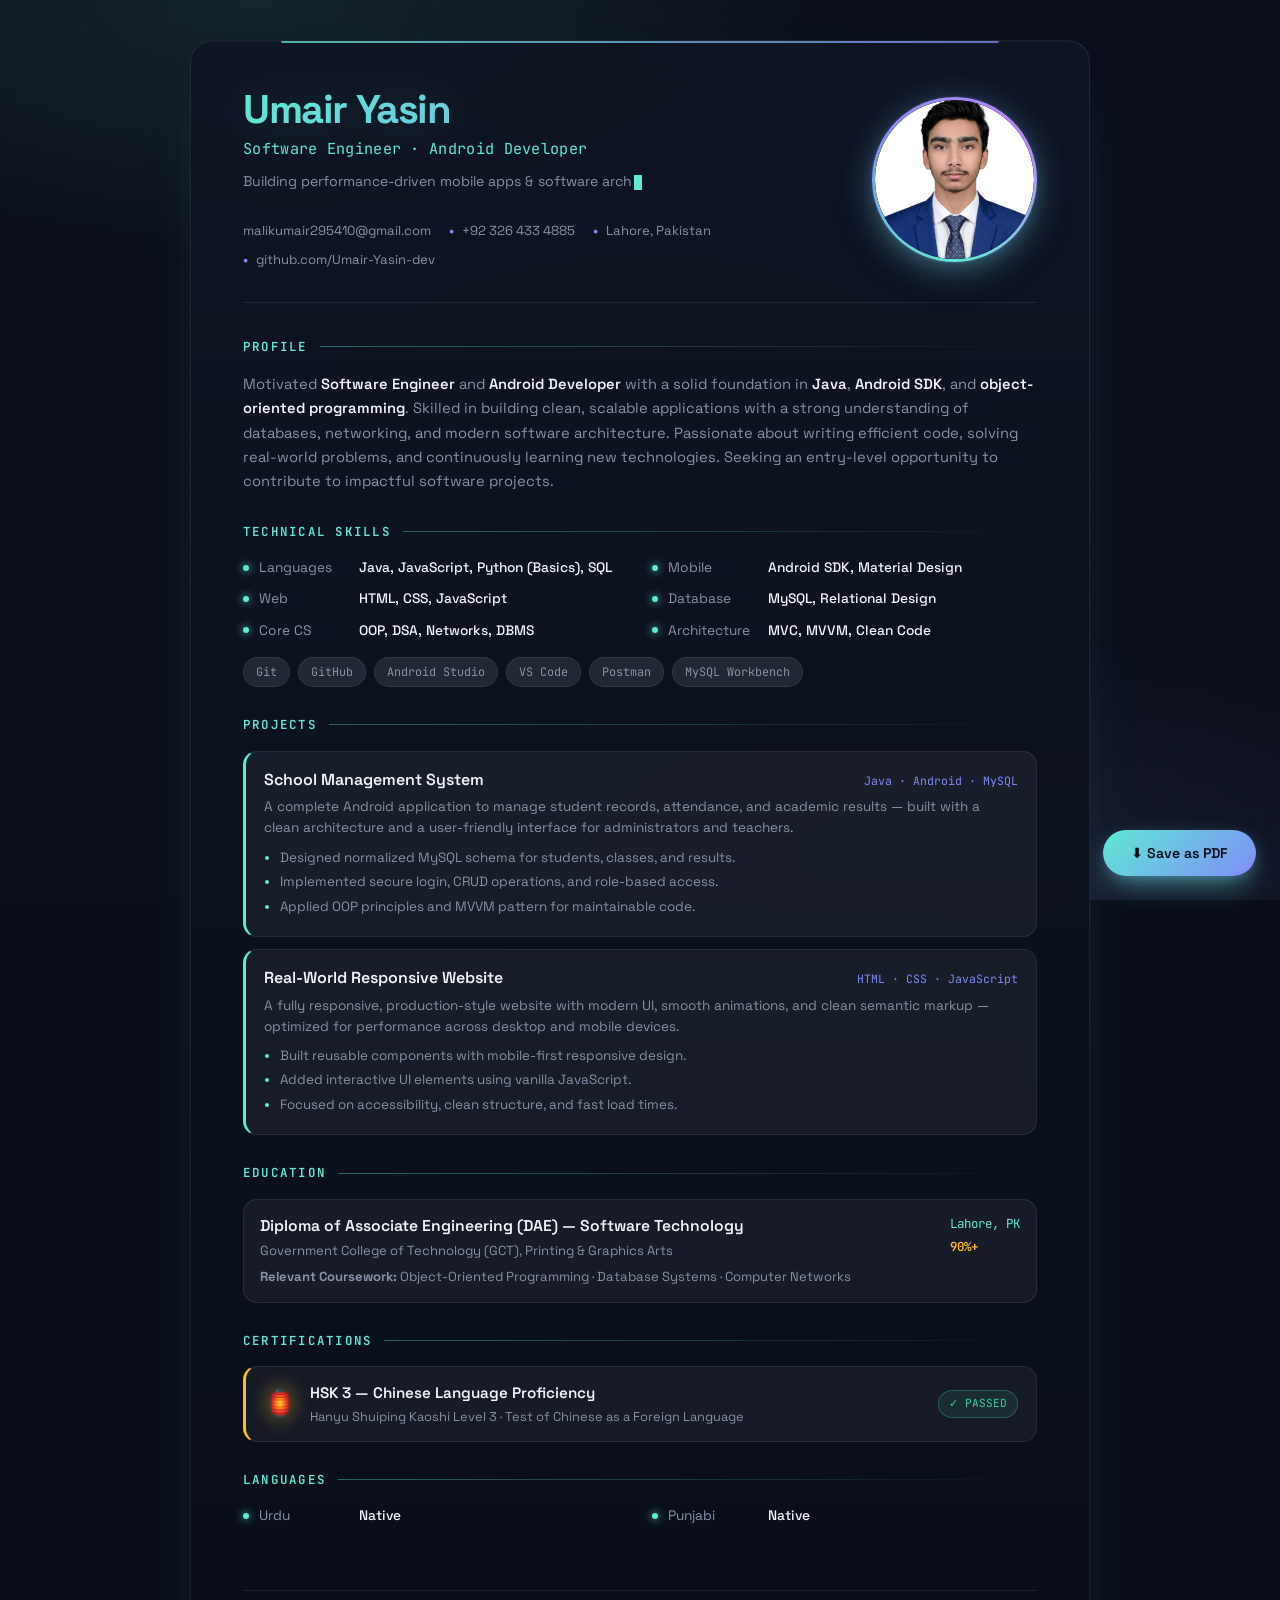
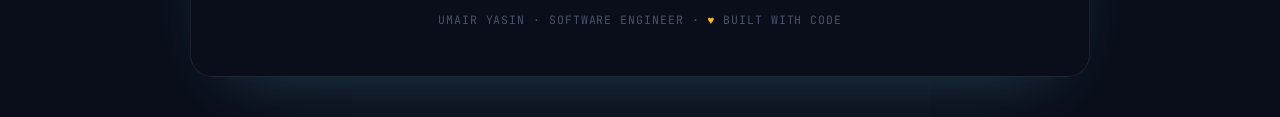
<file: Resume.html>
<!DOCTYPE html>
<html lang="en">
<head>
<meta charset="UTF-8" />
<meta name="viewport" content="width=device-width, initial-scale=1.0" />
<title>Umair Yasin — Software Engineer | Resume</title>
<link rel="preconnect" href="https://fonts.googleapis.com" />
<link rel="preconnect" href="https://fonts.gstatic.com" crossorigin />
<link href="https://fonts.googleapis.com/css2?family=Space+Grotesk:wght@300;400;500;600;700&family=JetBrains+Mono:wght@400;600&display=swap" rel="stylesheet" />
<style>
  *, *::before, *::after { margin: 0; padding: 0; box-sizing: border-box; }

  :root {
    --bg: #0a0e1a;
    --bg-2: #0f1524;
    --surface: rgba(255,255,255,0.05);
    --surface-2: rgba(255,255,255,0.09);
    --border: rgba(255,255,255,0.08);
    --border-strong: rgba(255,255,255,0.14);
    --text: #f1f4fa;
    --text-dim: #8892a8;
    --text-faint: #4a5468;

    --accent-1: #5eead4;
    --accent-2: #818cf8;
    --accent-3: #fbbf24;
    --accent-4: #34d399;

    --grad: linear-gradient(135deg, #5eead4 0%, #818cf8 50%, #c084fc 100%);
    --grad-text: linear-gradient(135deg, #5eead4 0%, #818cf8 60%, #c084fc 100%);

    --radius: 14px;
    --ease: cubic-bezier(0.22, 1, 0.36, 1);
  }

  html {
    -webkit-print-color-adjust: exact;
    print-color-adjust: exact;
    scroll-behavior: smooth;
  }

  body {
    font-family: 'Space Grotesk', system-ui, sans-serif;
    background: var(--bg);
    color: var(--text);
    line-height: 1.55;
    padding: 40px 20px;
    overflow-x: hidden;
    -webkit-font-smoothing: antialiased;
  }

  body::before {
    content: '';
    position: fixed;
    inset: 0;
    background:
      radial-gradient(ellipse 80% 50% at 20% 0%, rgba(94,234,212,0.10), transparent 60%),
      radial-gradient(ellipse 70% 50% at 80% 100%, rgba(129,140,248,0.10), transparent 60%),
      radial-gradient(ellipse 50% 40% at 50% 50%, rgba(192,132,252,0.05), transparent 70%);
    pointer-events: none;
    z-index: 0;
    animation: bgShift 15s ease-in-out infinite alternate;
  }

  body::after {
    content: '';
    position: fixed;
    inset: 0;
    pointer-events: none;
    z-index: 0;
    opacity: 0.025;
    background-image: url("data:image/svg+xml,%3Csvg xmlns='http://www.w3.org/2000/svg' width='200' height='200'%3E%3Cfilter id='n'%3E%3CfeTurbulence type='fractalNoise' baseFrequency='0.9' numOctaves='3' /%3E%3C/filter%3E%3Crect width='100%25' height='100%25' filter='url(%23n)' /%3E%3C/svg%3E");
  }

  @keyframes bgShift {
    0%   { background-position: 0% 0%, 100% 100%, 50% 50%; }
    100% { background-position: 20% 10%, 80% 90%, 40% 60%; }
  }

  .page {
    position: relative;
    z-index: 1;
    max-width: 900px;
    margin: 0 auto;
    padding: 48px 52px;
    background: linear-gradient(180deg, rgba(15,21,36,0.92) 0%, rgba(10,14,26,0.92) 100%);
    border: 1px solid var(--border);
    border-radius: 22px;
    backdrop-filter: blur(20px);
    -webkit-backdrop-filter: blur(20px);
    box-shadow:
      0 1px 0 0 rgba(255,255,255,0.05) inset,
      0 30px 80px -40px rgba(94,234,212,0.2),
      0 20px 60px -30px rgba(129,140,248,0.15);
    opacity: 0;
    transform: translateY(30px) scale(0.99);
    animation: pageIn 0.9s var(--ease) 0.1s forwards;
  }

  @keyframes pageIn {
    to { opacity: 1; transform: translateY(0) scale(1); }
  }

  .page::before {
    content: '';
    position: absolute;
    top: 0; left: 10%; right: 10%;
    height: 2px;
    border-radius: 0 0 4px 4px;
    background: var(--grad);
    background-size: 200% 100%;
    opacity: 0.75;
    animation: gradShift 5s linear infinite;
  }

  @keyframes gradShift {
    0%   { background-position: 0% 50%; }
    100% { background-position: 200% 50%; }
  }

  .header {
    display: grid;
    grid-template-columns: 1fr auto;
    gap: 40px;
    align-items: center;
    padding-bottom: 32px;
    border-bottom: 1px solid var(--border);
    margin-bottom: 34px;
  }

  .name {
    font-size: 2.5rem;
    font-weight: 700;
    letter-spacing: -0.035em;
    line-height: 1.05;
    background: var(--grad-text);
    background-size: 200% 200%;
    -webkit-background-clip: text;
    background-clip: text;
    -webkit-text-fill-color: transparent;
    animation: gradShiftText 8s ease infinite;
    filter: drop-shadow(0 2px 20px rgba(94,234,212,0.15));
  }

  @keyframes gradShiftText {
    0%, 100% { background-position: 0% 50%; }
    50%      { background-position: 100% 50%; }
  }

  .title {
    font-family: 'JetBrains Mono', monospace;
    font-size: 0.95rem;
    color: var(--accent-1);
    margin-top: 6px;
    letter-spacing: 0.02em;
  }

  .tagline {
    font-size: 0.88rem;
    color: var(--text-dim);
    margin-top: 10px;
    max-width: 480px;
    line-height: 1.5;
    min-height: 2.6em;
  }

  .tagline .cursor {
    display: inline-block;
    width: 8px;
    height: 1em;
    background: var(--accent-1);
    vertical-align: text-bottom;
    margin-left: 2px;
    animation: blink 0.9s steps(1) infinite;
  }

  @keyframes blink {
    0%, 50%   { opacity: 1; }
    51%, 100% { opacity: 0; }
  }

  .contact-row {
    display: flex;
    flex-wrap: wrap;
    gap: 8px 18px;
    margin-top: 14px;
    font-size: 0.82rem;
    color: var(--text-dim);
    opacity: 0;
    animation: fadeUp 0.8s var(--ease) 0.9s forwards;
  }

  @keyframes fadeUp {
    from { opacity: 0; transform: translateY(10px); }
    to   { opacity: 1; transform: translateY(0); }
  }

  .contact-row a {
    position: relative;
    color: var(--text-dim);
    text-decoration: none;
    transition: color 0.3s;
  }

  .contact-row a::after {
    content: '';
    position: absolute;
    bottom: -2px; left: 0;
    width: 0;
    height: 1px;
    background: var(--accent-1);
    transition: width 0.3s var(--ease);
  }

  .contact-row a:hover { color: var(--accent-1); }
  .contact-row a:hover::after { width: 100%; }

  .contact-row span::before {
    content: '•';
    color: var(--accent-2);
    margin-right: 8px;
    font-weight: 700;
  }

  .contact-row span:first-child::before { display: none; }

  .photo {
    position: relative;
    flex-shrink: 0;
    width: 165px;
    height: 165px;
    padding: 3px;
    border-radius: 50%;
    background: conic-gradient(from 180deg, #5eead4, #818cf8, #c084fc, #5eead4);
    box-shadow:
      0 0 0 1px rgba(255,255,255,0.06),
      0 10px 40px -12px rgba(94,234,212,0.5),
      0 4px 20px -8px rgba(129,140,248,0.4);
    animation: floatPhoto 5s ease-in-out infinite;
    transition: transform 0.4s var(--ease), box-shadow 0.4s var(--ease);
  }

  .photo::before {
    content: '';
    position: absolute;
    inset: -18px;
    border-radius: 50%;
    background: radial-gradient(circle, rgba(94,234,212,0.3), rgba(129,140,248,0.2), transparent 70%);
    filter: blur(20px);
    z-index: -1;
    animation: glowPulse 4s ease-in-out infinite;
  }

  .photo:hover {
    transform: scale(1.05);
    box-shadow:
      0 0 0 1px rgba(255,255,255,0.12),
      0 18px 50px -12px rgba(94,234,212,0.7),
      0 8px 30px -8px rgba(192,132,252,0.5);
  }

  @keyframes floatPhoto {
    0%, 100% { margin-top: 0; }
    50%      { margin-top: -8px; }
  }

  @keyframes glowPulse {
    0%, 100% { opacity: 0.55; transform: scale(1); }
    50%      { opacity: 0.95; transform: scale(1.06); }
  }

  .photo-inner {
    display: flex;
    align-items: center;
    justify-content: center;
    width: 100%;
    height: 100%;
    overflow: hidden;
    border-radius: 50%;
    background: #0a0e1a;
    color: var(--accent-1);
    font-family: 'JetBrains Mono', monospace;
    font-size: 2.6rem;
    font-weight: 700;
  }

  .photo-inner img {
    display: block;
    width: 100%;
    height: 100%;
    object-fit: cover;
    border-radius: 50%;
  }

  .section {
    margin-bottom: 28px;
    opacity: 0;
    transform: translateY(24px);
    animation: sectionIn 0.8s var(--ease) forwards;
  }

  .section:nth-of-type(1) { animation-delay: 0.35s; }
  .section:nth-of-type(2) { animation-delay: 0.45s; }
  .section:nth-of-type(3) { animation-delay: 0.55s; }
  .section:nth-of-type(4) { animation-delay: 0.65s; }
  .section:nth-of-type(5) { animation-delay: 0.75s; }
  .section:nth-of-type(6) { animation-delay: 0.85s; }
  .section:nth-of-type(7) { animation-delay: 0.95s; }

  @keyframes sectionIn {
    to { opacity: 1; transform: translateY(0); }
  }

  .section-title {
    display: flex;
    align-items: center;
    gap: 12px;
    margin-bottom: 16px;
    font-family: 'JetBrains Mono', monospace;
    font-size: 0.78rem;
    font-weight: 600;
    color: var(--accent-1);
    letter-spacing: 0.18em;
    text-transform: uppercase;
  }

  .section-title::after {
    content: '';
    flex: 1;
    height: 1px;
    background: linear-gradient(90deg, var(--accent-1), transparent);
    opacity: 0.4;
    transform: scaleX(0);
    transform-origin: left;
    animation: lineGrow 0.9s var(--ease) 0.6s forwards;
  }

  @keyframes lineGrow {
    to { transform: scaleX(1); }
  }

  .summary {
    font-size: 0.92rem;
    color: var(--text-dim);
    line-height: 1.65;
  }

  .summary strong { color: var(--text); font-weight: 600; }

  .edu-item {
    position: relative;
    display: flex;
    justify-content: space-between;
    gap: 20px;
    padding: 14px 16px;
    margin-bottom: 10px;
    overflow: hidden;
    background: var(--surface);
    border: 1px solid var(--border);
    border-radius: var(--radius);
    transition: all 0.35s var(--ease);
  }

  .edu-item::before {
    content: '';
    position: absolute;
    top: 0; left: 0;
    width: 3px;
    height: 100%;
    background: var(--grad);
    transform: scaleY(0);
    transform-origin: top;
    transition: transform 0.4s var(--ease);
  }

  .edu-item:hover {
    background: var(--surface-2);
    border-color: rgba(94,234,212,0.4);
    transform: translateX(4px);
  }

  .edu-item:hover::before { transform: scaleY(1); }

  .edu-item h3 {
    font-size: 0.98rem;
    font-weight: 600;
    color: var(--text);
  }

  .edu-item .sub {
    margin-top: 3px;
    font-size: 0.82rem;
    color: var(--text-dim);
  }

  .edu-item .meta {
    align-self: flex-start;
    font-family: 'JetBrains Mono', monospace;
    font-size: 0.78rem;
    color: var(--accent-1);
    white-space: nowrap;
  }

  .edu-item .meta .score {
    display: block;
    margin-top: 4px;
    font-weight: 600;
    color: var(--accent-3);
  }

  .cert-item {
    position: relative;
    display: flex;
    align-items: center;
    gap: 14px;
    padding: 14px 18px;
    margin-bottom: 10px;
    overflow: hidden;
    background: var(--surface);
    border: 1px solid var(--border);
    border-left: 3px solid var(--accent-3);
    border-radius: var(--radius);
    transition: all 0.4s var(--ease);
  }

  .cert-item::after {
    content: '';
    position: absolute;
    top: 0; left: -100%;
    width: 100%;
    height: 100%;
    background: linear-gradient(90deg, transparent, rgba(94,234,212,0.08), transparent);
    transition: left 0.6s var(--ease);
  }

  .cert-item:hover {
    border-left-color: var(--accent-1);
    transform: translateY(-2px);
    box-shadow: 0 10px 30px -12px rgba(251,191,36,0.4);
  }

  .cert-item:hover::after { left: 100%; }

  .cert-icon {
    flex-shrink: 0;
    font-size: 1.6rem;
    filter: drop-shadow(0 0 10px rgba(251,191,36,0.6));
  }

  .cert-info h3 {
    font-size: 0.95rem;
    font-weight: 600;
    color: var(--text);
  }

  .cert-info p {
    margin-top: 2px;
    font-size: 0.8rem;
    color: var(--text-dim);
  }

  .cert-badge {
    margin-left: auto;
    padding: 4px 10px;
    font-family: 'JetBrains Mono', monospace;
    font-size: 0.7rem;
    color: var(--accent-4);
    white-space: nowrap;
    background: rgba(52,211,153,0.1);
    border: 1px solid rgba(52,211,153,0.3);
    border-radius: 999px;
    animation: badgePulse 2.5s ease-in-out infinite;
  }

  @keyframes badgePulse {
    0%, 100% { box-shadow: 0 0 0 0 rgba(52,211,153,0.4); }
    50%      { box-shadow: 0 0 0 6px rgba(52,211,153,0); }
  }

  .skills-grid {
    display: grid;
    grid-template-columns: repeat(2, 1fr);
    gap: 10px 24px;
  }

  .skill-row {
    display: flex;
    align-items: center;
    gap: 10px;
    font-size: 0.86rem;
    transition: transform 0.3s var(--ease);
  }

  .skill-row:hover { transform: translateX(4px); }

  .skill-row .dot {
    position: relative;
    flex-shrink: 0;
    width: 6px;
    height: 6px;
    border-radius: 50%;
    background: var(--accent-1);
    box-shadow: 0 0 8px var(--accent-1);
  }

  .skill-row .dot::after {
    content: '';
    position: absolute;
    inset: -3px;
    border: 1px solid var(--accent-1);
    border-radius: 50%;
    opacity: 0;
    animation: dotPulse 2.4s ease-out infinite;
  }

  .skill-row:nth-child(2) .dot::after { animation-delay: 0.3s; }
  .skill-row:nth-child(3) .dot::after { animation-delay: 0.6s; }
  .skill-row:nth-child(4) .dot::after { animation-delay: 0.9s; }
  .skill-row:nth-child(5) .dot::after { animation-delay: 1.2s; }
  .skill-row:nth-child(6) .dot::after { animation-delay: 1.5s; }

  @keyframes dotPulse {
    0%   { opacity: 0.8; transform: scale(0.8); }
    100% { opacity: 0;   transform: scale(2.2); }
  }

  .skill-row .label { min-width: 90px; color: var(--text-dim); }
  .skill-row .value { color: var(--text); font-weight: 500; }

  .project {
    position: relative;
    padding: 16px 18px;
    margin-bottom: 12px;
    overflow: hidden;
    background: var(--surface);
    border: 1px solid var(--border);
    border-left: 3px solid var(--accent-1);
    border-radius: var(--radius);
    transition: all 0.4s var(--ease);
  }

  .project::before {
    content: '';
    position: absolute;
    inset: 0;
    pointer-events: none;
    background: radial-gradient(circle at var(--mx, 50%) var(--my, 50%), rgba(94,234,212,0.08), transparent 60%);
    opacity: 0;
    transition: opacity 0.4s;
  }

  .project:hover {
    border-left-color: var(--accent-2);
    transform: translateY(-3px);
    box-shadow: 0 18px 40px -20px rgba(129,140,248,0.5);
  }

  .project:hover::before { opacity: 1; }

  .project-head {
    display: flex;
    justify-content: space-between;
    align-items: baseline;
    gap: 16px;
    margin-bottom: 4px;
  }

  .project h3 {
    font-size: 1rem;
    font-weight: 600;
    color: var(--text);
    transition: color 0.3s;
  }

  .project:hover h3 { color: var(--accent-1); }

  .project .stack {
    font-family: 'JetBrains Mono', monospace;
    font-size: 0.72rem;
    color: var(--accent-2);
    white-space: nowrap;
  }

  .project p {
    font-size: 0.85rem;
    color: var(--text-dim);
    line-height: 1.55;
  }

  .project ul {
    margin-top: 8px;
    padding-left: 16px;
  }

  .project li {
    margin-bottom: 3px;
    font-size: 0.84rem;
    color: var(--text-dim);
    line-height: 1.6;
    transition: color 0.3s, transform 0.3s;
  }

  .project li:hover {
    color: var(--text);
    transform: translateX(3px);
  }

  .project li::marker { color: var(--accent-1); }

  .inline-list {
    display: flex;
    flex-wrap: wrap;
    gap: 8px;
  }

  .chip {
    padding: 5px 12px;
    font-family: 'JetBrains Mono', monospace;
    font-size: 0.74rem;
    color: var(--text-dim);
    background: var(--surface-2);
    border: 1px solid var(--border);
    border-radius: 999px;
    transition: all 0.35s var(--ease);
  }

  .chip:hover {
    color: var(--accent-1);
    border-color: rgba(94,234,212,0.5);
    transform: translateY(-2px);
    box-shadow: 0 6px 18px -6px rgba(94,234,212,0.5);
  }

  .footer {
    margin-top: 32px;
    padding-top: 20px;
    border-top: 1px solid var(--border);
    text-align: center;
    font-family: 'JetBrains Mono', monospace;
    font-size: 0.72rem;
    color: var(--text-faint);
    letter-spacing: 0.08em;
  }

  .footer .heart {
    display: inline-block;
    color: var(--accent-3);
    animation: heartbeat 1.5s ease-in-out infinite;
  }

  @keyframes heartbeat {
    0%, 100% { transform: scale(1); }
    25%      { transform: scale(1.25); }
    50%      { transform: scale(1); }
  }

  .print-btn {
    position: fixed;
    bottom: 24px; right: 24px;
    z-index: 100;
    padding: 14px 28px;
    font-family: inherit;
    font-size: 0.88rem;
    font-weight: 600;
    color: #0a0e1a;
    cursor: pointer;
    background: var(--grad);
    background-size: 200% 200%;
    border: none;
    border-radius: 999px;
    box-shadow:
      0 12px 30px -8px rgba(94,234,212,0.6),
      0 4px 15px -5px rgba(129,140,248,0.5);
    transition: all 0.4s var(--ease);
    animation: gradShiftText 8s ease infinite, floatBtn 3s ease-in-out infinite;
  }

  .print-btn:hover {
    transform: translateY(-3px) scale(1.05);
    box-shadow:
      0 18px 45px -8px rgba(94,234,212,0.8),
      0 6px 20px -5px rgba(192,132,252,0.6);
  }

  @keyframes floatBtn {
    0%, 100% { bottom: 24px; }
    50%      { bottom: 30px; }
  }

  @media print {
    * { animation: none !important; transition: none !important; }
    body { background: #fff; color: #141111; padding: 0; }
    body::before, body::after { display: none; }

    .page {
      max-width: 100%;
      padding: 28px 32px;
      background: #fff;
      border: none;
      border-radius: 0;
      box-shadow: none;
      opacity: 1 !important;
      transform: none !important;
    }

    .page::before { display: none; }

    .name {
      background: none;
      -webkit-text-fill-color: #111;
      color: #111;
      filter: none;
    }

    .title,
    .section-title,
    .project .stack,
    .edu-item .meta,
    .edu-item .meta .score {
      -webkit-text-fill-color: #0066cc !important;
      color: #0066cc !important;
    }

    .section-title::after {
      background: linear-gradient(90deg, #0066cc, transparent);
      transform: scaleX(1) !important;
    }

    .tagline,
    .summary,
    .project p,
    .project li,
    .skill-row .label,
    .skill-row .value,
    .contact-row,
    .contact-row a,
    .edu-item .sub,
    .cert-info h3,
    .cert-info p {
      color: #333 !important;
      -webkit-text-fill-color: #333 !important;
    }

    .edu-item,
    .project,
    .chip,
    .cert-item {
      background: #f7f8fa !important;
      border-color: #ddd !important;
    }

    .project { border-left-color: #0066cc !important; }
    .cert-item { border-left-color: #c2185b !important; }

    .skill-row .dot {
      background: #0066cc !important;
      box-shadow: none !important;
    }

    .skill-row .dot::after { display: none; }

    .photo {
      background: #0066cc !important;
      padding: 0;
      box-shadow: none !important;
      animation: none !important;
    }

    .photo::before { display: none; }

    .photo-inner {
      color: #fff;
      background: #0066cc;
      font-size: 2.2rem;
    }

    .cert-badge {
      background: #e8f5e9 !important;
      color: #2e7d32 !important;
      border-color: #a5d6a7 !important;
    }

    .footer {
      color: #888 !important;
      border-color: #ddd !important;
    }

    .print-btn { display: none !important; }
    .section { opacity: 1 !important; transform: none !important; }
    .contact-row { opacity: 1 !important; }
  }

  @media (max-width: 700px) {
    .page { padding: 30px 22px; }

    .header {
      grid-template-columns: 1fr;
      gap: 24px;
      text-align: center;
    }

    .photo {
      width: 140px;
      height: 140px;
      margin: 0 auto;
    }

    .photo-inner { font-size: 2.2rem; }
    .contact-row { justify-content: center; }

    .tagline {
      margin-left: auto;
      margin-right: auto;
    }

    .skills-grid { grid-template-columns: 1fr; }
    .name { font-size: 2rem; }

    .project-head {
      flex-direction: column;
      gap: 4px;
    }

    .cert-item { flex-wrap: wrap; }
    .cert-badge { margin-left: 0; }
  }

  @media (prefers-reduced-motion: reduce) {
    *, *::before, *::after {
      animation-duration: 0.01ms !important;
      animation-iteration-count: 1 !important;
      transition-duration: 0.01ms !important;
    }
  }
</style>
</head>
<body>

<button class="print-btn" onclick="window.print()">⬇ Save as PDF</button>

<div class="page">

  <header class="header">
    <div>
      <h1 class="name">Umair Yasin</h1>
      <div class="title">Software Engineer · Android Developer</div>
      <p class="tagline" id="tagline"><span class="cursor"></span></p>
      <div class="contact-row">
        <span><a href="mailto:malikumair295410@gmail.com">malikumair295410@gmail.com</a></span>
        <span>+92 326 433 4885</span>
        <span>Lahore, Pakistan</span>
        <span><a href="https://github.com/Umair-Yasin-dev">github.com/Umair-Yasin-dev</a></span>
      </div>
    </div>
    <div class="photo">
      <div class="photo-inner">
        <img src="umairyasin.png" alt="Umair Yasin" />
      </div>
    </div>
  </header>

  <section class="section">
    <h2 class="section-title">Profile</h2>
    <p class="summary">
      Motivated <strong>Software Engineer</strong> and <strong>Android Developer</strong> with a
      solid foundation in <strong>Java</strong>, <strong>Android SDK</strong>, and
      <strong>object-oriented programming</strong>. Skilled in building clean, scalable
      applications with a strong understanding of databases, networking, and modern
      software architecture. Passionate about writing efficient code, solving real-world
      problems, and continuously learning new technologies. Seeking an entry-level
      opportunity to contribute to impactful software projects.
    </p>
  </section>

  <section class="section">
    <h2 class="section-title">Technical Skills</h2>
    <div class="skills-grid">
      <div class="skill-row"><span class="dot"></span><span class="label">Languages</span><span class="value">Java, JavaScript, Python (Basics), SQL</span></div>
      <div class="skill-row"><span class="dot"></span><span class="label">Mobile</span><span class="value">Android SDK, Material Design</span></div>
      <div class="skill-row"><span class="dot"></span><span class="label">Web</span><span class="value">HTML, CSS, JavaScript</span></div>
      <div class="skill-row"><span class="dot"></span><span class="label">Database</span><span class="value">MySQL, Relational Design</span></div>
      <div class="skill-row"><span class="dot"></span><span class="label">Core CS</span><span class="value">OOP, DSA, Networks, DBMS</span></div>
      <div class="skill-row"><span class="dot"></span><span class="label">Architecture</span><span class="value">MVC, MVVM, Clean Code</span></div>
    </div>
    <div class="inline-list" style="margin-top:16px;">
      <span class="chip">Git</span>
      <span class="chip">GitHub</span>
      <span class="chip">Android Studio</span>
      <span class="chip">VS Code</span>
      <span class="chip">Postman</span>
      <span class="chip">MySQL Workbench</span>
    </div>
  </section>

  <section class="section">
    <h2 class="section-title">Projects</h2>

    <div class="project">
      <div class="project-head">
        <h3>School Management System</h3>
        <span class="stack">Java · Android · MySQL</span>
      </div>
      <p>
        A complete Android application to manage student records, attendance,
        and academic results — built with a clean architecture and a
        user-friendly interface for administrators and teachers.
      </p>
      <ul>
        <li>Designed normalized MySQL schema for students, classes, and results.</li>
        <li>Implemented secure login, CRUD operations, and role-based access.</li>
        <li>Applied OOP principles and MVVM pattern for maintainable code.</li>
      </ul>
    </div>

    <div class="project">
      <div class="project-head">
        <h3>Real-World Responsive Website</h3>
        <span class="stack">HTML · CSS · JavaScript</span>
      </div>
      <p>
        A fully responsive, production-style website with modern UI, smooth
        animations, and clean semantic markup — optimized for performance
        across desktop and mobile devices.
      </p>
      <ul>
        <li>Built reusable components with mobile-first responsive design.</li>
        <li>Added interactive UI elements using vanilla JavaScript.</li>
        <li>Focused on accessibility, clean structure, and fast load times.</li>
      </ul>
    </div>
  </section>

  <section class="section">
    <h2 class="section-title">Education</h2>
    <div class="edu-item">
      <div>
        <h3>Diploma of Associate Engineering (DAE) — Software Technology</h3>
        <div class="sub">Government College of Technology (GCT), Printing &amp; Graphics Arts</div>
        <div class="sub" style="margin-top:6px;">
          <strong style="color:var(--text-dim);">Relevant Coursework:</strong>
          Object-Oriented Programming · Database Systems · Computer Networks
        </div>
      </div>
      <div class="meta">
        Lahore, PK
        <span class="score">90%+</span>
      </div>
    </div>
  </section>

  <section class="section">
    <h2 class="section-title">Certifications</h2>
    <div class="cert-item">
      <div class="cert-icon">🏮</div>
      <div class="cert-info">
        <h3>HSK 3 — Chinese Language Proficiency</h3>
        <p>Hanyu Shuiping Kaoshi Level 3 · Test of Chinese as a Foreign Language</p>
      </div>
      <span class="cert-badge">✓ PASSED</span>
    </div>
  </section>

  <section class="section">
    <h2 class="section-title">Languages</h2>
    <div class="skills-grid">
      <div class="skill-row"><span class="dot"></span><span class="label">Urdu</span><span class="value">Native</span></div>
      <div class="skill-row"><span class="dot"></span><span class="label">Punjabi</span><span class="value">Native</span></div>
      <div class="skill-row"><span class="dot"></span><span class="label">English</span><span class="value">Professional</span></div>
      <div class="skill-row"><span class="dot"></span><span class="label">Chinese</span><span class="value">HSK 3 Certified</span></div>
    </div>
  </section>

  <div class="footer">
    UMAIR YASIN · SOFTWARE ENGINEER · <span class="heart">♥</span> BUILT WITH CODE
  </div>

</div>

<script>
  (function () {
    const el = document.getElementById('tagline');
    const cursor = el.querySelector('.cursor');
    const text = "Building performance-driven mobile apps & software architecture with Java, Android SDK, and modern web technologies.";
    let i = 0;
    const speed = 22;

    function type() {
      if (i < text.length) {
        cursor.insertAdjacentText('beforebegin', text.charAt(i));
        i++;
        setTimeout(type, speed);
      }
    }
    setTimeout(type, 500);

    document.querySelectorAll('.project').forEach((card) => {
      card.addEventListener('mousemove', (e) => {
        const r = card.getBoundingClientRect();
        const x = ((e.clientX - r.left) / r.width) * 100;
        const y = ((e.clientY - r.top) / r.height) * 100;
        card.style.setProperty('--mx', x + '%');
        card.style.setProperty('--my', y + '%');
      });
    });

    const photo = document.querySelector('.photo');
    if (photo && window.matchMedia('(pointer: fine)').matches) {
      window.addEventListener('mousemove', (e) => {
        const x = (e.clientX / window.innerWidth - 0.5) * 10;
        const y = (e.clientY / window.innerHeight - 0.5) * 10;
        photo.style.marginLeft = x + 'px';
        photo.style.marginTop = y + 'px';
      });
    }

    document.querySelectorAll('.skill-row').forEach((row, idx) => {
      row.style.opacity = '0';
      row.style.transform = 'translateX(-10px)';
      setTimeout(() => {
        row.style.transition = 'opacity 0.5s ease, transform 0.5s ease';
        row.style.opacity = '1';
        row.style.transform = 'translateX(0)';
      }, 1200 + idx * 80);
    });
  })();
</script>

</body>
</html>
</file>
